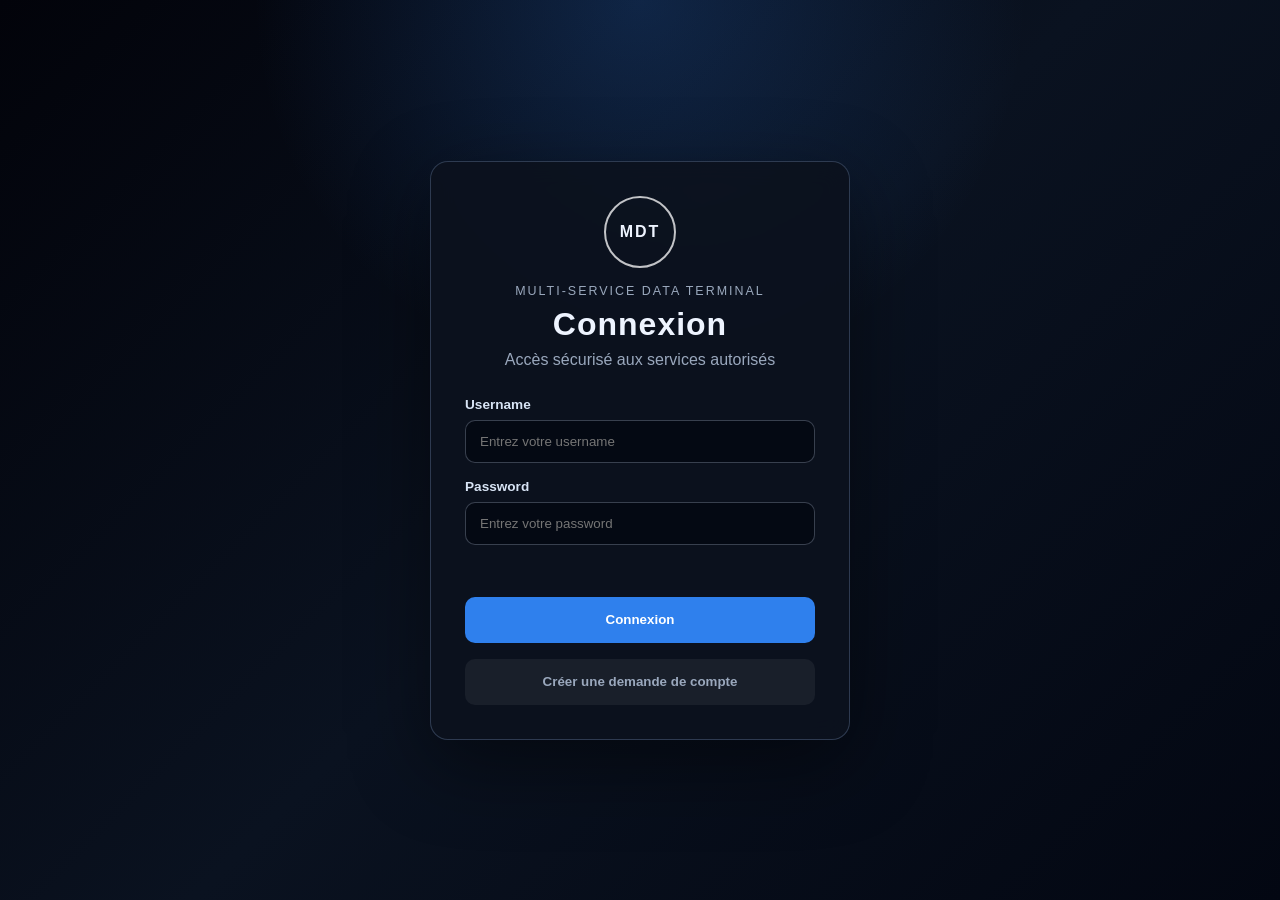
<file: index.html>
<!DOCTYPE html>
<html lang="fr">
<head>
  <meta charset="UTF-8" />
  <meta name="viewport" content="width=device-width, initial-scale=1.0" />
  <title>MDT - Connexion</title>
  <link rel="stylesheet" href="./style.css?v=10" />
</head>
<body>
  <main class="login-page">
    <section class="login-card" aria-label="Panel de connexion MDT">
      <div class="brand-block">
        <div class="seal">MDT</div>
        <p class="eyebrow">Multi-Service Data Terminal</p>
        <h1>Connexion</h1>
        <p class="subtitle">Accès sécurisé aux services autorisés</p>
      </div>

      <form id="loginForm" class="login-form">
        <div class="field-group">
          <label for="username">Username</label>
          <input type="text" id="username" name="username" placeholder="Entrez votre username" autocomplete="username" required />
        </div>

        <div class="field-group">
          <label for="password">Password</label>
          <input type="password" id="password" name="password" placeholder="Entrez votre password" autocomplete="current-password" required />
        </div>

        <p id="formMessage" class="form-message" aria-live="polite"></p>

        <button type="submit" class="primary-button">Connexion</button>

        <div class="secondary-actions one-action">
          <button type="button" id="createAccountButton">Créer une demande de compte</button>
        </div>
      </form>
    </section>
  </main>

  <script src="./app.js?v=5"></script>
</body>
</html>
</file>
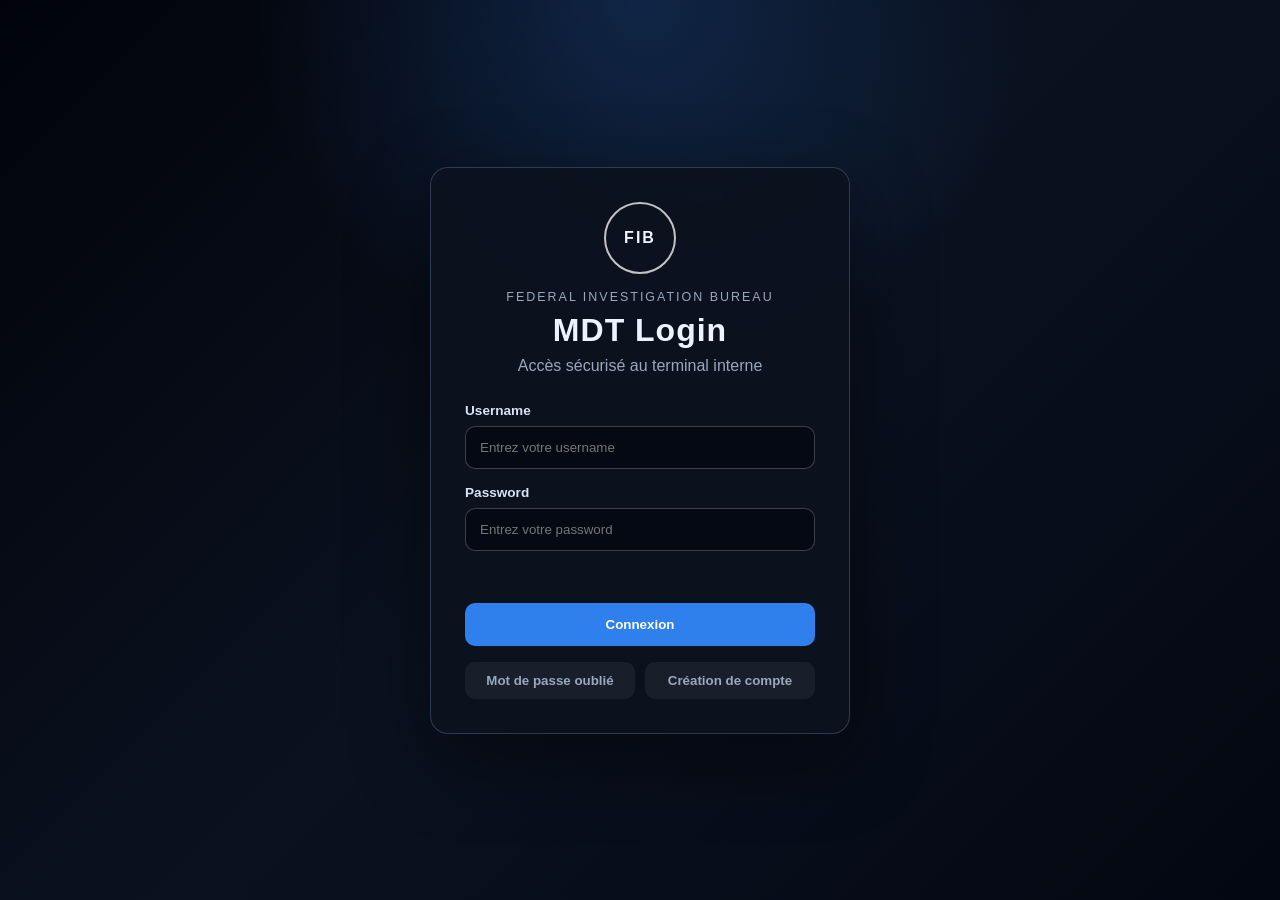
<file: httpsdoc/index.html>
<!DOCTYPE html>
<html lang="fr">
<head>
  <meta charset="UTF-8" />
  <meta name="viewport" content="width=device-width, initial-scale=1.0" />
  <title>MDT FIB - Connexion</title>
  <link rel="stylesheet" href="./style.css?v=2" />
</head>
<body>
  <main class="login-page">
    <section class="login-card" aria-label="Panel de connexion MDT FIB">
      <div class="brand-block">
        <div class="seal">FIB</div>
        <p class="eyebrow">Federal Investigation Bureau</p>
        <h1>MDT Login</h1>
        <p class="subtitle">Accès sécurisé au terminal interne</p>
      </div>

      <form id="loginForm" class="login-form">
        <div class="field-group">
          <label for="username">Username</label>
          <input type="text" id="username" name="username" placeholder="Entrez votre username" autocomplete="username" required />
        </div>

        <div class="field-group">
          <label for="password">Password</label>
          <input type="password" id="password" name="password" placeholder="Entrez votre password" autocomplete="current-password" required />
        </div>

        <p id="formMessage" class="form-message" aria-live="polite"></p>

        <button type="submit" class="primary-button">Connexion</button>

        <div class="secondary-actions">
          <button type="button" id="forgotPasswordButton">Mot de passe oublié</button>
          <button type="button" id="createAccountButton">Création de compte</button>
        </div>
      </form>
    </section>
  </main>

  <script src="./app.js?v=2"></script>
</body>
</html>
</file>
<file: style.css>
:root {
  --bg: #05070d;
  --panel: rgba(12, 18, 30, 0.92);
  --panel-soft: rgba(16, 24, 39, 0.78);
  --panel-border: rgba(113, 139, 176, 0.35);
  --text: #eef4ff;
  --muted: #9aa8bd;
  --accent: #2f80ed;
  --accent-hover: #4b97ff;
  --danger: #ff6b6b;
  --success: #49d17d;
  --info: #7fb3ff;
  --sidebar: rgba(5, 10, 20, 0.96);
}

* {
  box-sizing: border-box;
}

body {
  margin: 0;
  min-height: 100vh;
  font-family: Arial, Helvetica, sans-serif;
  color: var(--text);
  background:
    radial-gradient(circle at top, rgba(47, 128, 237, 0.22), transparent 35%),
    linear-gradient(135deg, #02030a 0%, #0a1220 50%, #030712 100%);
}

.login-page {
  min-height: 100vh;
  display: flex;
  align-items: center;
  justify-content: center;
  padding: 24px;
}

.login-card {
  width: 100%;
  max-width: 420px;
  padding: 34px;
  border: 1px solid var(--panel-border);
  border-radius: 18px;
  background: var(--panel);
  box-shadow: 0 24px 80px rgba(0, 0, 0, 0.45);
  backdrop-filter: blur(12px);
}

.brand-block,
.neutral-brand-block {
  text-align: center;
  margin-bottom: 28px;
}

.seal,
.mdt-seal {
  width: 72px;
  height: 72px;
  margin: 0 auto 16px;
  display: flex;
  align-items: center;
  justify-content: center;
  border: 2px solid rgba(255, 255, 255, 0.75);
  border-radius: 50%;
  font-weight: 800;
  letter-spacing: 2px;
}

.eyebrow {
  margin: 0 0 8px;
  font-size: 0.78rem;
  text-transform: uppercase;
  letter-spacing: 2px;
  color: var(--muted);
}

h1, h2, h3 {
  margin: 0;
  letter-spacing: 1px;
}

h1 {
  font-size: 2rem;
}

.subtitle {
  margin: 8px 0 0;
  color: var(--muted);
}

.login-form {
  display: flex;
  flex-direction: column;
  gap: 16px;
}

.field-group {
  display: flex;
  flex-direction: column;
  gap: 8px;
}

label {
  font-size: 0.85rem;
  font-weight: 700;
  color: #d8e4f5;
}

input,
select {
  width: 100%;
  padding: 13px 14px;
  border: 1px solid rgba(154, 168, 189, 0.35);
  border-radius: 10px;
  outline: none;
  color: var(--text);
  background: rgba(3, 7, 18, 0.75);
}

input:focus,
select:focus {
  border-color: var(--accent);
  box-shadow: 0 0 0 3px rgba(47, 128, 237, 0.2);
}

.form-message {
  min-height: 20px;
  margin: 0;
  font-size: 0.88rem;
  color: var(--danger);
}

.form-message[data-type="success"] {
  color: var(--success);
}

.form-message[data-type="info"] {
  color: var(--info);
}

.primary-button,
.secondary-actions button,
.neutral-secondary-button {
  min-height: 46px;
  cursor: pointer;
  border: none;
  border-radius: 10px;
  font-weight: 700;
}

.primary-button {
  width: 100%;
  padding: 14px 16px;
  color: white;
  background: var(--accent);
  transition: background 0.2s ease, transform 0.2s ease;
}

.primary-button:hover {
  background: var(--accent-hover);
  transform: translateY(-1px);
}

.secondary-actions {
  display: grid;
  grid-template-columns: 1fr 1fr;
  gap: 10px;
}

.secondary-actions.one-action {
  grid-template-columns: 1fr;
}

.secondary-actions button,
.neutral-secondary-button {
  width: 100%;
  padding: 14px 16px;
  color: var(--muted);
  background: rgba(255, 255, 255, 0.06);
}

.secondary-actions button:hover,
.neutral-secondary-button:hover {
  color: var(--text);
  background: rgba(255, 255, 255, 0.1);
}

.dashboard-info {
  margin-bottom: 22px;
  padding: 16px;
  border: 1px solid rgba(154, 168, 189, 0.22);
  border-radius: 12px;
  background: rgba(255, 255, 255, 0.04);
}

.dashboard-info p {
  margin: 8px 0;
  color: var(--muted);
}

.dashboard-info strong {
  color: var(--text);
}

.assigned-services-list {
  display: flex;
  flex-wrap: wrap;
  gap: 8px;
  margin: 12px 0 16px;
}

.assigned-service-pill {
  display: inline-flex;
  align-items: center;
  gap: 8px;
  padding: 8px 10px;
  border: 1px solid rgba(127, 179, 255, 0.28);
  border-radius: 999px;
  color: var(--text);
  background: rgba(47, 128, 237, 0.12);
  font-size: 0.85rem;
}

.service-remove-button {
  width: 22px;
  height: 22px;
  border: none;
  border-radius: 50%;
  color: white;
  background: rgba(255, 107, 107, 0.8);
  cursor: pointer;
  line-height: 1;
}

.account-service-manager {
  display: grid;
  grid-template-columns: repeat(auto-fit, minmax(190px, 1fr));
  gap: 12px;
  margin: 16px 0;
  padding: 14px;
  border: 1px solid rgba(154, 168, 189, 0.16);
  border-radius: 12px;
  background: rgba(255, 255, 255, 0.035);
}

.inline-check {
  display: flex;
  align-items: center;
  gap: 8px;
  margin-top: 26px;
  color: var(--muted);
}

.inline-check input {
  width: auto;
}

.service-select-page {
  min-height: 100vh;
  display: flex;
  align-items: center;
  justify-content: center;
  padding: 32px;
}

.service-select-shell {
  width: min(1120px, 100%);
  padding: 34px;
  border: 1px solid var(--panel-border);
  border-radius: 22px;
  background: rgba(8, 14, 25, 0.88);
  box-shadow: 0 30px 90px rgba(0, 0, 0, 0.45);
}

.service-grid {
  display: grid;
  grid-template-columns: repeat(auto-fit, minmax(190px, 1fr));
  gap: 18px;
  margin: 26px 0;
}

.service-card {
  min-height: 230px;
  padding: 24px;
  border: 1px solid rgba(154, 168, 189, 0.25);
  border-radius: 18px;
  color: var(--text);
  background: rgba(255, 255, 255, 0.045);
  text-align: center;
  transition: transform 0.2s ease, border-color 0.2s ease, background 0.2s ease;
}

.service-card.available {
  cursor: pointer;
}

.service-card.available:hover {
  transform: translateY(-4px);
  border-color: var(--accent);
  background: rgba(47, 128, 237, 0.14);
}

.service-card.locked {
  opacity: 0.35;
  filter: grayscale(1);
  cursor: not-allowed;
}

.service-logo-wrap {
  width: 96px;
  height: 96px;
  margin: 0 auto 18px;
  display: flex;
  align-items: center;
  justify-content: center;
  border-radius: 22px;
  background: rgba(255, 255, 255, 0.06);
  border: 1px solid rgba(255, 255, 255, 0.12);
}

.service-logo-wrap img {
  max-width: 72px;
  max-height: 72px;
  object-fit: contain;
}

.service-card strong,
.service-card span,
.service-card small {
  display: block;
}

.service-card strong {
  font-size: 1.2rem;
  margin-bottom: 8px;
}

.service-card span,
.service-card small {
  color: var(--muted);
}

.service-card small {
  margin-top: 10px;
}

.mdt-shell {
  min-height: 100vh;
  display: grid;
  grid-template-columns: 280px 1fr;
  background: linear-gradient(135deg, #02030a 0%, #09111f 58%, #030712 100%);
}

.mdt-sidebar {
  padding: 24px;
  border-right: 1px solid rgba(154, 168, 189, 0.16);
  background: var(--sidebar);
}

.mdt-brand {
  display: flex;
  gap: 14px;
  align-items: center;
  margin-bottom: 28px;
}

.mdt-brand .mdt-seal {
  width: 56px;
  height: 56px;
  margin: 0;
  font-size: 0.88rem;
}

.mdt-brand-kicker {
  margin: 0 0 4px;
  color: var(--muted);
  font-size: 0.68rem;
  text-transform: uppercase;
  letter-spacing: 1.8px;
}

.mdt-nav {
  display: flex;
  flex-direction: column;
  gap: 8px;
}

.mdt-nav-link {
  padding: 13px 14px;
  border-radius: 12px;
  color: var(--muted);
  text-decoration: none;
  background: transparent;
}

.mdt-nav-link:hover,
.mdt-nav-link.active {
  color: var(--text);
  background: rgba(47, 128, 237, 0.15);
}

.mdt-nav-link.management {
  margin-top: 12px;
  border: 1px solid rgba(73, 209, 125, 0.35);
  color: var(--success);
}

.mdt-nav-link.disabled {
  opacity: 0.45;
  pointer-events: none;
}

.mdt-main {
  min-width: 0;
}

.mdt-topbar {
  min-height: 88px;
  display: flex;
  align-items: center;
  justify-content: space-between;
  padding: 22px 32px;
  border-bottom: 1px solid rgba(154, 168, 189, 0.16);
  background: rgba(7, 13, 24, 0.72);
}

.mdt-topbar h2 {
  font-size: 1.4rem;
}

.mdt-user-block {
  display: flex;
  align-items: center;
  gap: 16px;
  text-align: right;
}

.mdt-user-block span {
  display: block;
  margin-top: 3px;
  color: var(--muted);
  font-size: 0.85rem;
}

.mdt-logout-button {
  padding: 10px 13px;
  border: 1px solid rgba(154, 168, 189, 0.25);
  border-radius: 10px;
  color: var(--text);
  background: rgba(255, 255, 255, 0.06);
  cursor: pointer;
}

.mdt-content {
  padding: 32px;
}

.mdt-hero-card,
.mdt-panel-card,
.mdt-stat-card {
  border: 1px solid rgba(154, 168, 189, 0.18);
  border-radius: 18px;
  background: var(--panel-soft);
  box-shadow: 0 18px 50px rgba(0, 0, 0, 0.24);
}

.mdt-hero-card {
  display: flex;
  justify-content: space-between;
  gap: 24px;
  padding: 28px;
  margin-bottom: 22px;
}

.mdt-hero-card p {
  color: var(--muted);
}

.mdt-status-pill {
  align-self: flex-start;
  padding: 8px 12px;
  border-radius: 999px;
  color: var(--success);
  background: rgba(73, 209, 125, 0.12);
  border: 1px solid rgba(73, 209, 125, 0.24);
}

.mdt-grid-cards {
  display: grid;
  grid-template-columns: repeat(4, minmax(0, 1fr));
  gap: 18px;
  margin-bottom: 22px;
}

.mdt-stat-card {
  padding: 20px;
}

.mdt-stat-card span,
.mdt-stat-card p {
  color: var(--muted);
}

.mdt-stat-card strong {
  display: block;
  margin: 12px 0;
  font-size: 2rem;
}

.mdt-two-columns {
  display: grid;
  grid-template-columns: 1fr 1fr;
  gap: 18px;
}

.mdt-panel-card {
  padding: 22px;
}

.mdt-info-list p {
  display: flex;
  justify-content: space-between;
  gap: 20px;
  border-bottom: 1px solid rgba(154, 168, 189, 0.12);
  padding: 12px 0;
  margin: 0;
  color: var(--muted);
}

.mdt-info-list span {
  color: var(--text);
}

.mdt-module-list {
  display: grid;
  grid-template-columns: repeat(2, 1fr);
  gap: 10px;
  margin-top: 16px;
}

.mdt-module-list span {
  padding: 12px;
  border-radius: 10px;
  color: var(--muted);
  background: rgba(255, 255, 255, 0.05);
}

@media (max-width: 900px) {
  .mdt-shell {
    grid-template-columns: 1fr;
  }

  .mdt-sidebar {
    border-right: none;
    border-bottom: 1px solid rgba(154, 168, 189, 0.16);
  }

  .mdt-grid-cards,
  .mdt-two-columns {
    grid-template-columns: 1fr;
  }

  .mdt-topbar {
    align-items: flex-start;
    flex-direction: column;
    gap: 16px;
  }

  .mdt-user-block {
    text-align: left;
  }
}

@media (max-width: 480px) {
  .login-card,
  .service-select-shell {
    padding: 24px;
  }

  .secondary-actions {
    grid-template-columns: 1fr;
  }
}
</file>
<file: httpsdoc/style.css>
:root {
  --bg: #05070d;
  --panel: rgba(12, 18, 30, 0.92);
  --panel-border: rgba(113, 139, 176, 0.35);
  --text: #eef4ff;
  --muted: #9aa8bd;
  --accent: #2f80ed;
  --accent-hover: #4b97ff;
  --danger: #ff6b6b;
}

* {
  box-sizing: border-box;
}

body {
  margin: 0;
  min-height: 100vh;
  font-family: Arial, Helvetica, sans-serif;
  color: var(--text);
  background:
    radial-gradient(circle at top, rgba(47, 128, 237, 0.22), transparent 35%),
    linear-gradient(135deg, #02030a 0%, #0a1220 50%, #030712 100%);
}

.login-page {
  min-height: 100vh;
  display: flex;
  align-items: center;
  justify-content: center;
  padding: 24px;
}

.login-card {
  width: 100%;
  max-width: 420px;
  padding: 34px;
  border: 1px solid var(--panel-border);
  border-radius: 18px;
  background: var(--panel);
  box-shadow: 0 24px 80px rgba(0, 0, 0, 0.45);
  backdrop-filter: blur(12px);
}

.brand-block {
  text-align: center;
  margin-bottom: 28px;
}

.seal {
  width: 72px;
  height: 72px;
  margin: 0 auto 16px;
  display: flex;
  align-items: center;
  justify-content: center;
  border: 2px solid rgba(255, 255, 255, 0.75);
  border-radius: 50%;
  font-weight: 800;
  letter-spacing: 2px;
}

.eyebrow {
  margin: 0 0 8px;
  font-size: 0.78rem;
  text-transform: uppercase;
  letter-spacing: 2px;
  color: var(--muted);
}

h1 {
  margin: 0;
  font-size: 2rem;
  letter-spacing: 1px;
}

.subtitle {
  margin: 8px 0 0;
  color: var(--muted);
}

.login-form {
  display: flex;
  flex-direction: column;
  gap: 16px;
}

.field-group {
  display: flex;
  flex-direction: column;
  gap: 8px;
}

label {
  font-size: 0.85rem;
  font-weight: 700;
  color: #d8e4f5;
}

input {
  width: 100%;
  padding: 13px 14px;
  border: 1px solid rgba(154, 168, 189, 0.35);
  border-radius: 10px;
  outline: none;
  color: var(--text);
  background: rgba(3, 7, 18, 0.75);
}

input:focus {
  border-color: var(--accent);
  box-shadow: 0 0 0 3px rgba(47, 128, 237, 0.2);
}

.form-message {
  min-height: 20px;
  margin: 0;
  font-size: 0.88rem;
  color: var(--danger);
}

.primary-button,
.secondary-actions button {
  cursor: pointer;
  border: none;
  border-radius: 10px;
  font-weight: 700;
}

.primary-button {
  padding: 14px 16px;
  color: white;
  background: var(--accent);
  transition: background 0.2s ease, transform 0.2s ease;
}

.primary-button:hover {
  background: var(--accent-hover);
  transform: translateY(-1px);
}

.secondary-actions {
  display: grid;
  grid-template-columns: 1fr 1fr;
  gap: 10px;
}

.secondary-actions button {
  padding: 11px;
  color: var(--muted);
  background: rgba(255, 255, 255, 0.06);
}

.secondary-actions button:hover {
  color: var(--text);
  background: rgba(255, 255, 255, 0.1);
}

@media (max-width: 480px) {
  .login-card {
    padding: 24px;
  }

  .secondary-actions {
    grid-template-columns: 1fr;
  }
}
</file>
